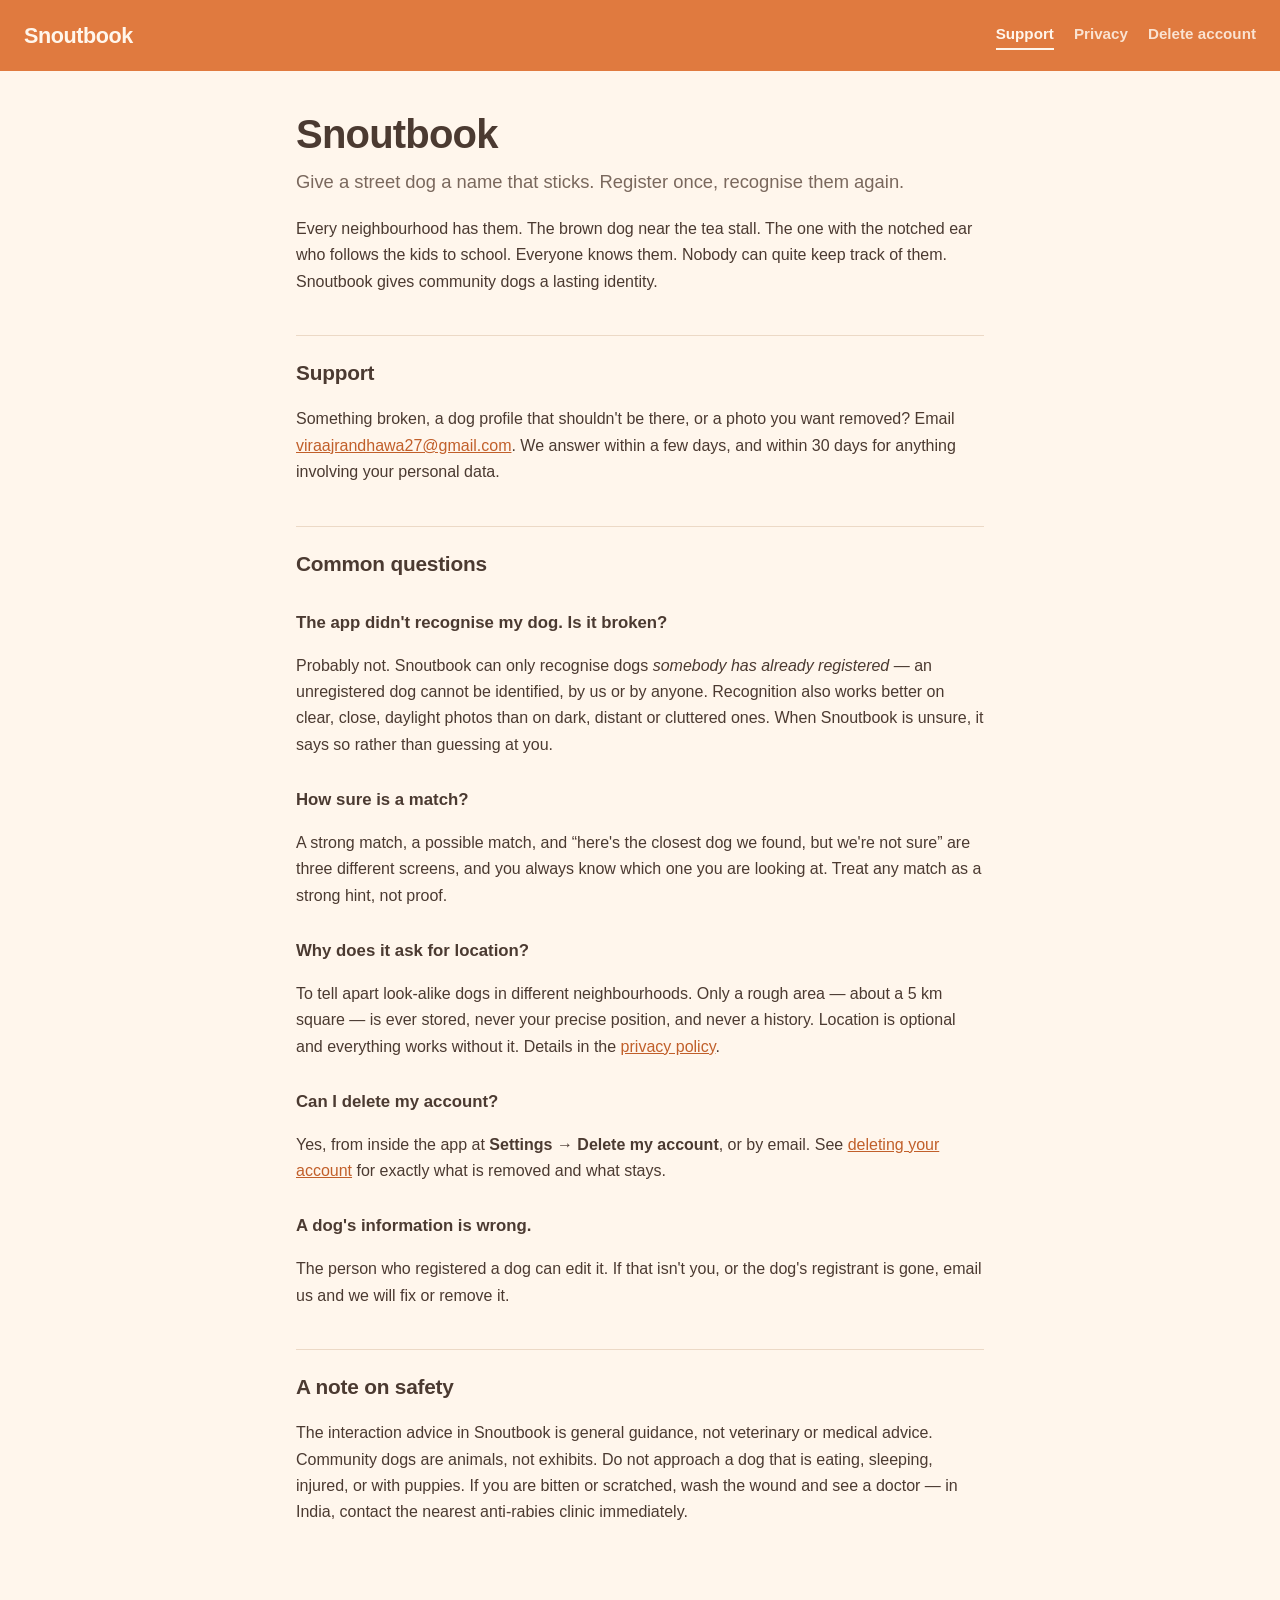
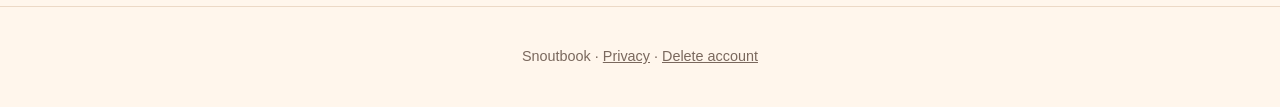
<file: index.html>
<!DOCTYPE html>
<html lang="en">
<head>
<meta charset="utf-8">
<meta name="viewport" content="width=device-width, initial-scale=1">
<title>Snoutbook — Support</title>
<link rel="stylesheet" href="style.css">
</head>
<body>
<header>
  <a class="mark" href="./">Snoutbook</a>
  <nav><a href="./" aria-current="page">Support</a><a href="privacy.html">Privacy</a><a href="delete-account.html">Delete account</a></nav>
</header>

<main>
<h1>Snoutbook</h1>
<p class="lede">Give a street dog a name that sticks. Register once, recognise them again.</p>

<p>Every neighbourhood has them. The brown dog near the tea stall. The one with the notched ear who follows the kids to school. Everyone knows them. Nobody can quite keep track of them. Snoutbook gives community dogs a lasting identity.</p>

<h2>Support</h2>
<p>Something broken, a dog profile that shouldn't be there, or a photo you want removed? Email
<a href="mailto:viraajrandhawa27@gmail.com?subject=Snoutbook%20support">viraajrandhawa27@gmail.com</a>.
We answer within a few days, and within 30 days for anything involving your personal data.</p>

<h2>Common questions</h2>

<h3>The app didn't recognise my dog. Is it broken?</h3>
<p>Probably not. Snoutbook can only recognise dogs <em>somebody has already registered</em> — an unregistered dog cannot be identified, by us or by anyone. Recognition also works better on clear, close, daylight photos than on dark, distant or cluttered ones. When Snoutbook is unsure, it says so rather than guessing at you.</p>

<h3>How sure is a match?</h3>
<p>A strong match, a possible match, and &ldquo;here's the closest dog we found, but we're not sure&rdquo; are three different screens, and you always know which one you are looking at. Treat any match as a strong hint, not proof.</p>

<h3>Why does it ask for location?</h3>
<p>To tell apart look-alike dogs in different neighbourhoods. Only a rough area — about a 5&nbsp;km square — is ever stored, never your precise position, and never a history. Location is optional and everything works without it. Details in the <a href="privacy.html">privacy policy</a>.</p>

<h3>Can I delete my account?</h3>
<p>Yes, from inside the app at <strong>Settings → Delete my account</strong>, or by email. See <a href="delete-account.html">deleting your account</a> for exactly what is removed and what stays.</p>

<h3>A dog's information is wrong.</h3>
<p>The person who registered a dog can edit it. If that isn't you, or the dog's registrant is gone, email us and we will fix or remove it.</p>

<h2>A note on safety</h2>
<p>The interaction advice in Snoutbook is general guidance, not veterinary or medical advice. Community dogs are animals, not exhibits. Do not approach a dog that is eating, sleeping, injured, or with puppies. If you are bitten or scratched, wash the wound and see a doctor — in India, contact the nearest anti-rabies clinic immediately.</p>
</main>

<footer><p>Snoutbook · <a href="privacy.html">Privacy</a> · <a href="delete-account.html">Delete account</a></p></footer>
</body>
</html>
</file>
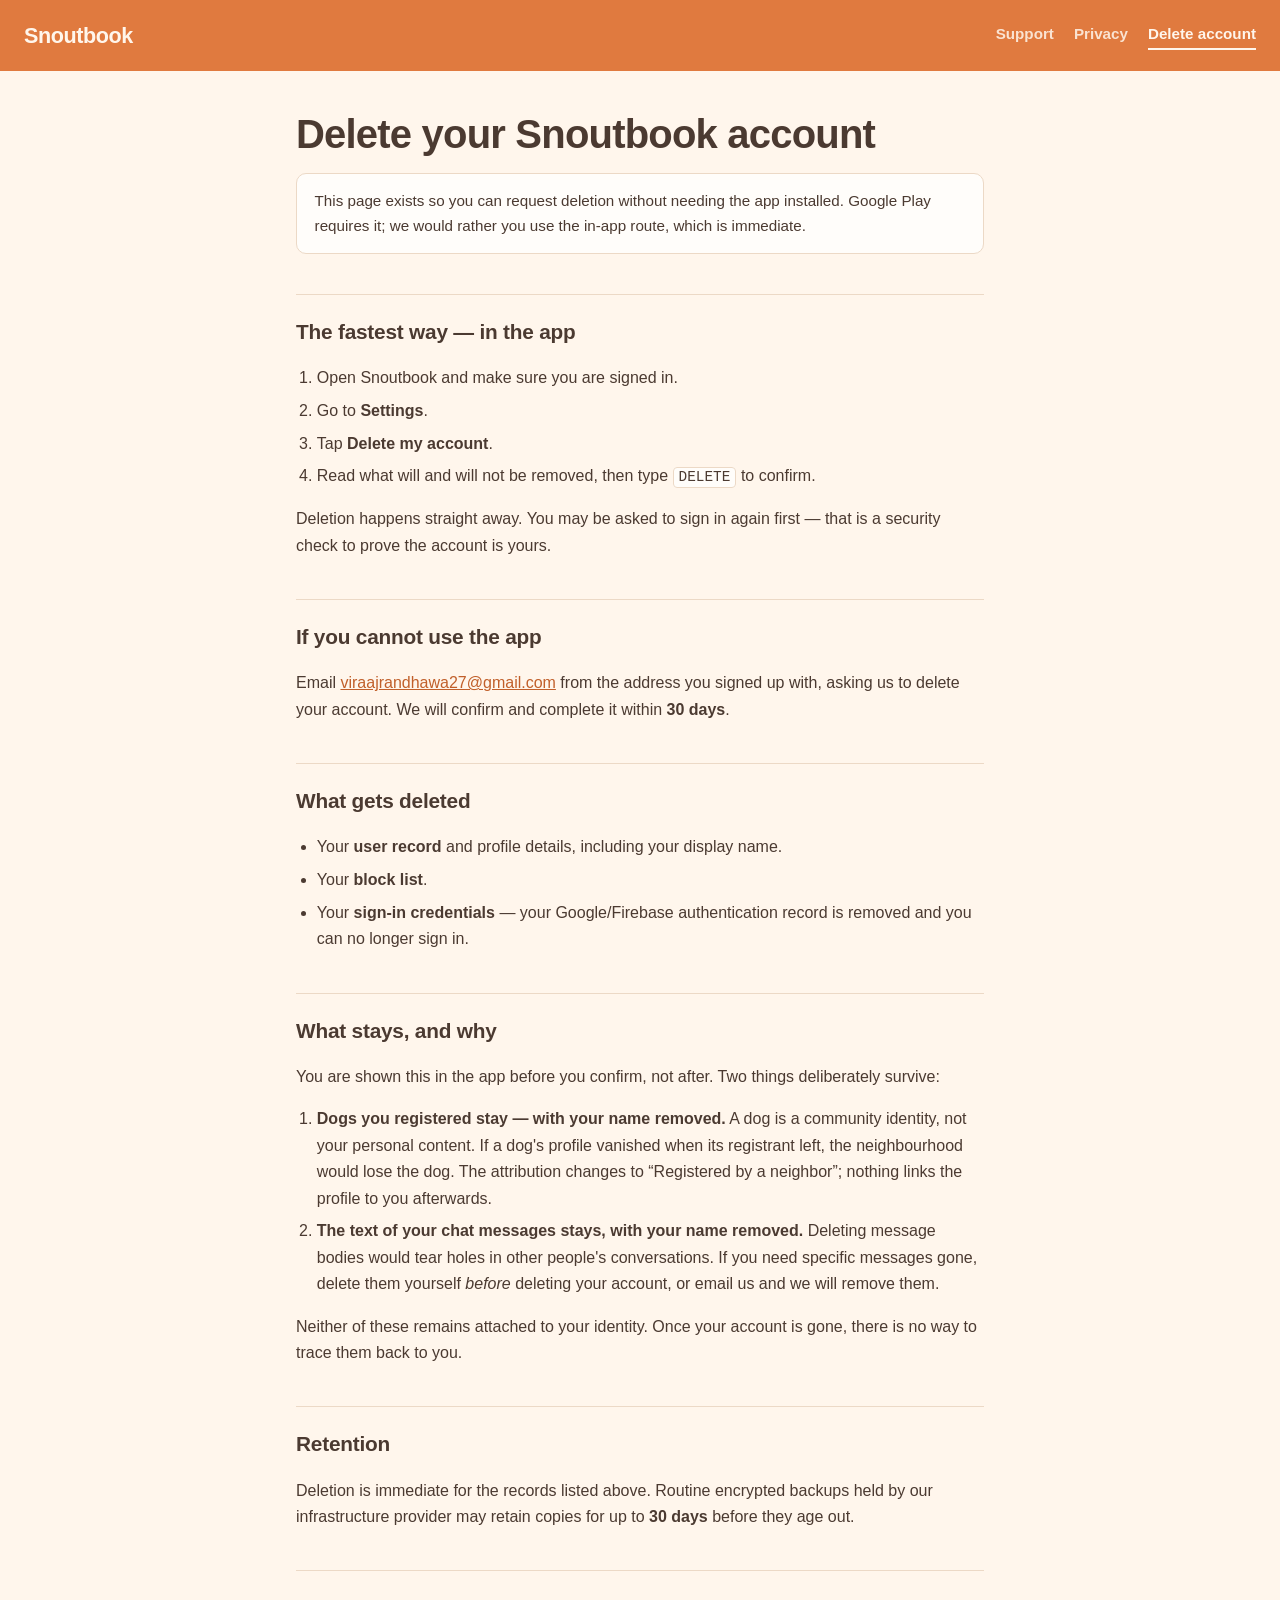
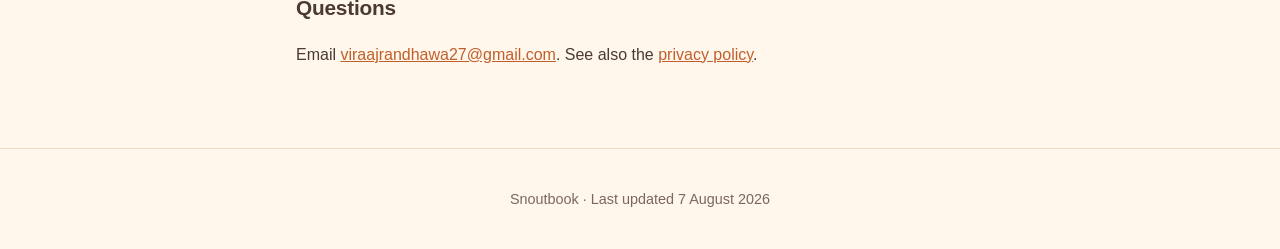
<file: delete-account.html>
<!DOCTYPE html>
<html lang="en">
<head>
<meta charset="utf-8">
<meta name="viewport" content="width=device-width, initial-scale=1">
<title>Snoutbook — Delete your account</title>
<link rel="stylesheet" href="style.css">
</head>
<body>
<header>
  <a class="mark" href="./">Snoutbook</a>
  <nav><a href="./">Support</a><a href="privacy.html">Privacy</a><a href="delete-account.html" aria-current="page">Delete account</a></nav>
</header>

<main>
<h1>Delete your Snoutbook account</h1>
<p class="meta">This page exists so you can request deletion without needing the app installed. Google Play requires it; we would rather you use the in-app route, which is immediate.</p>

<h2>The fastest way — in the app</h2>
<ol>
  <li>Open Snoutbook and make sure you are signed in.</li>
  <li>Go to <strong>Settings</strong>.</li>
  <li>Tap <strong>Delete my account</strong>.</li>
  <li>Read what will and will not be removed, then type <code>DELETE</code> to confirm.</li>
</ol>
<p>Deletion happens straight away. You may be asked to sign in again first — that is a security check to prove the account is yours.</p>

<h2>If you cannot use the app</h2>
<p>Email <a href="mailto:viraajrandhawa27@gmail.com?subject=Snoutbook%20account%20deletion%20request">viraajrandhawa27@gmail.com</a> from the address you signed up with, asking us to delete your account. We will confirm and complete it within <strong>30 days</strong>.</p>

<h2 id="what-is-deleted">What gets deleted</h2>
<ul>
  <li>Your <strong>user record</strong> and profile details, including your display name.</li>
  <li>Your <strong>block list</strong>.</li>
  <li>Your <strong>sign-in credentials</strong> — your Google/Firebase authentication record is removed and you can no longer sign in.</li>
</ul>

<h2 id="what-is-kept">What stays, and why</h2>
<p>You are shown this in the app before you confirm, not after. Two things deliberately survive:</p>
<ol>
  <li>
    <strong>Dogs you registered stay — with your name removed.</strong>
    A dog is a community identity, not your personal content. If a dog's profile vanished when its registrant left, the neighbourhood would lose the dog. The attribution changes to &ldquo;Registered by a neighbor&rdquo;; nothing links the profile to you afterwards.
  </li>
  <li>
    <strong>The text of your chat messages stays, with your name removed.</strong>
    Deleting message bodies would tear holes in other people's conversations. If you need specific messages gone, delete them yourself <em>before</em> deleting your account, or email us and we will remove them.
  </li>
</ol>
<p>Neither of these remains attached to your identity. Once your account is gone, there is no way to trace them back to you.</p>

<h2>Retention</h2>
<p>Deletion is immediate for the records listed above. Routine encrypted backups held by our infrastructure provider may retain copies for up to <strong>30 days</strong> before they age out.</p>

<h2>Questions</h2>
<p>Email <a href="mailto:viraajrandhawa27@gmail.com">viraajrandhawa27@gmail.com</a>. See also the <a href="privacy.html">privacy policy</a>.</p>
</main>

<footer><p>Snoutbook · Last updated 7 August 2026</p></footer>
</body>
</html>
</file>
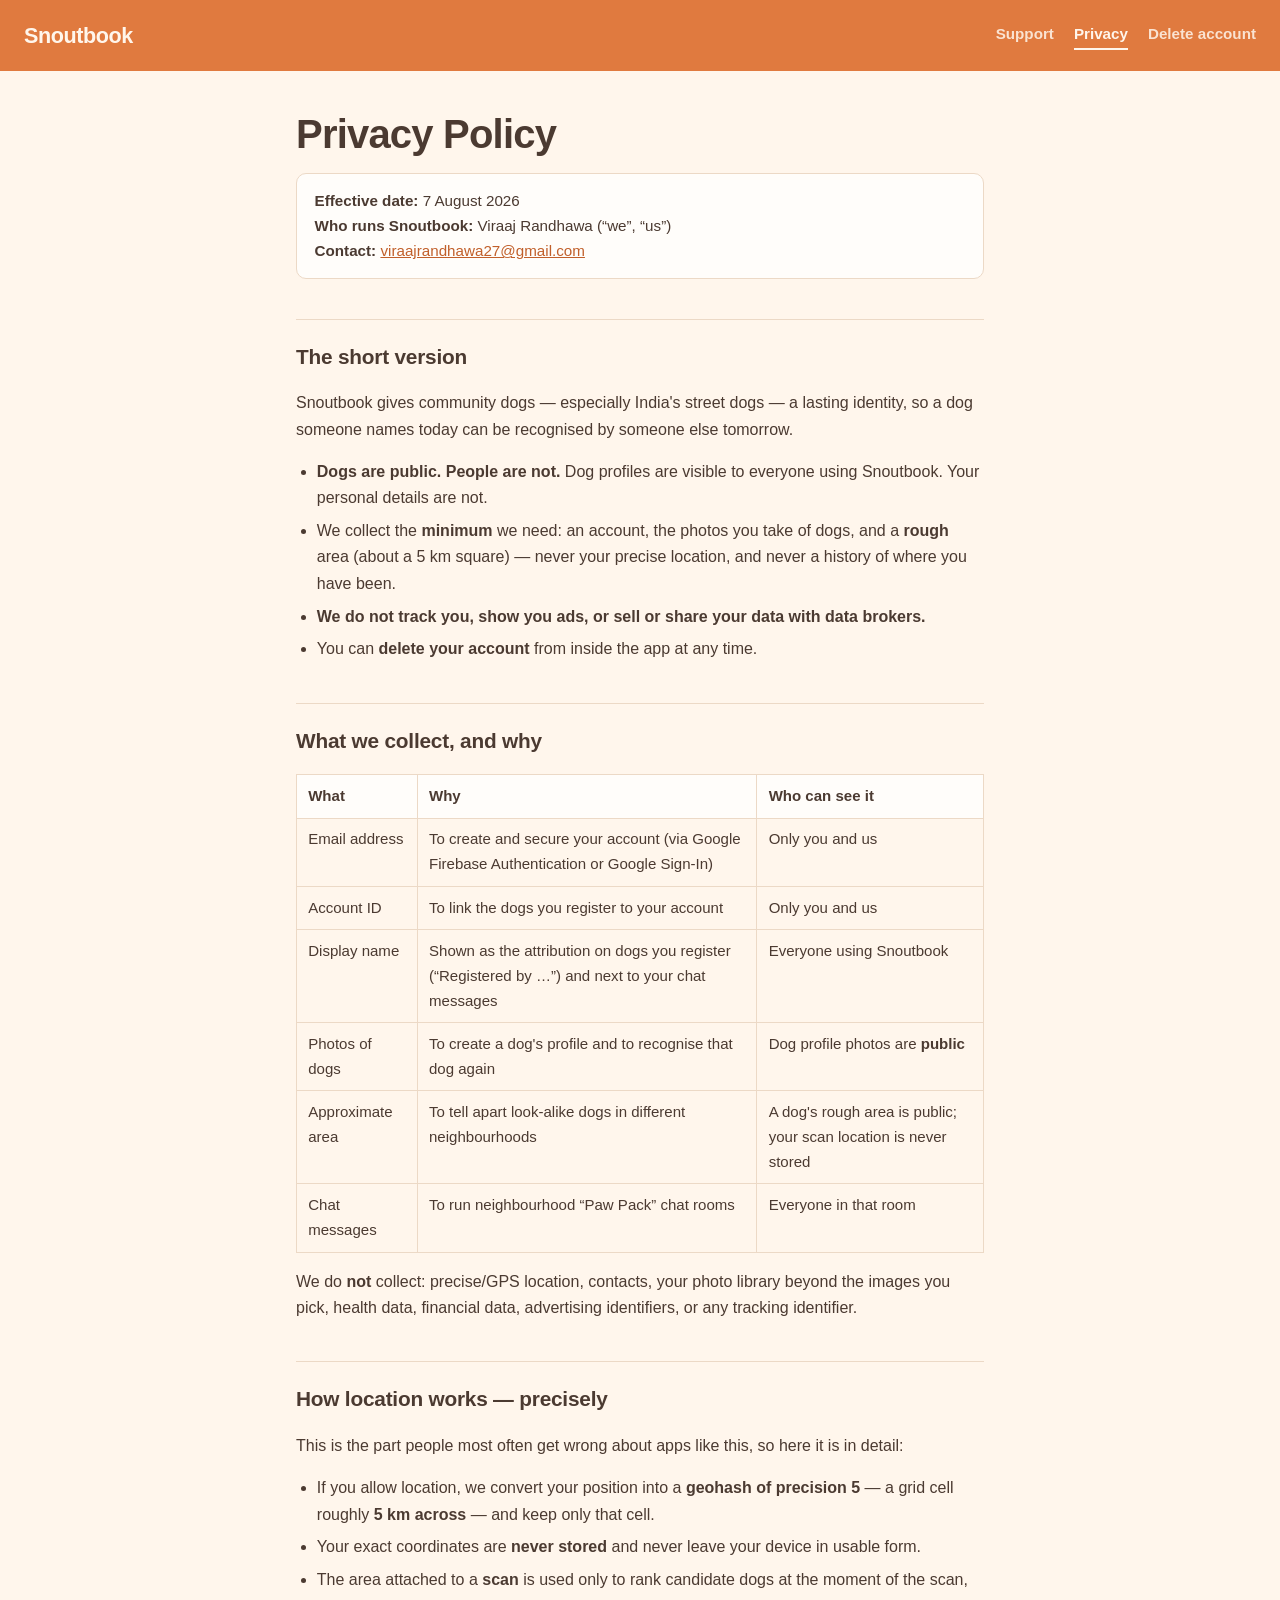
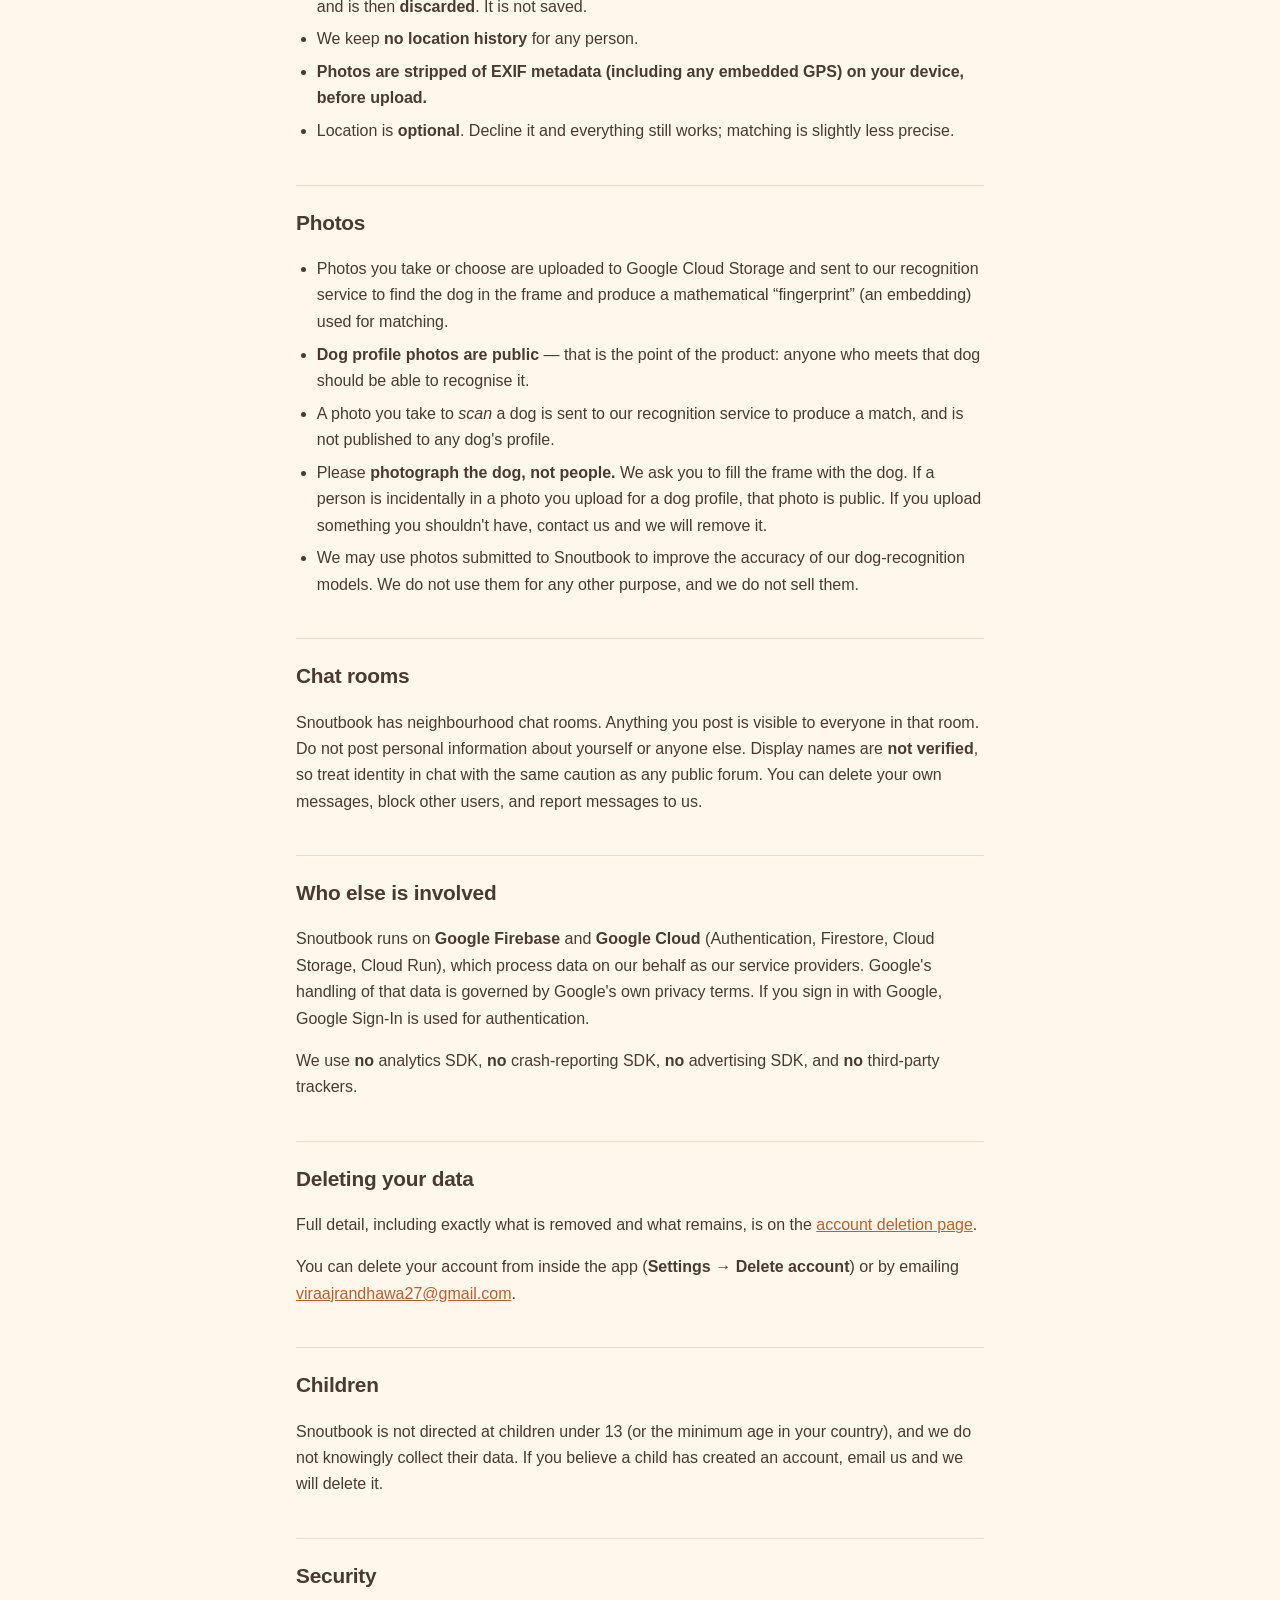
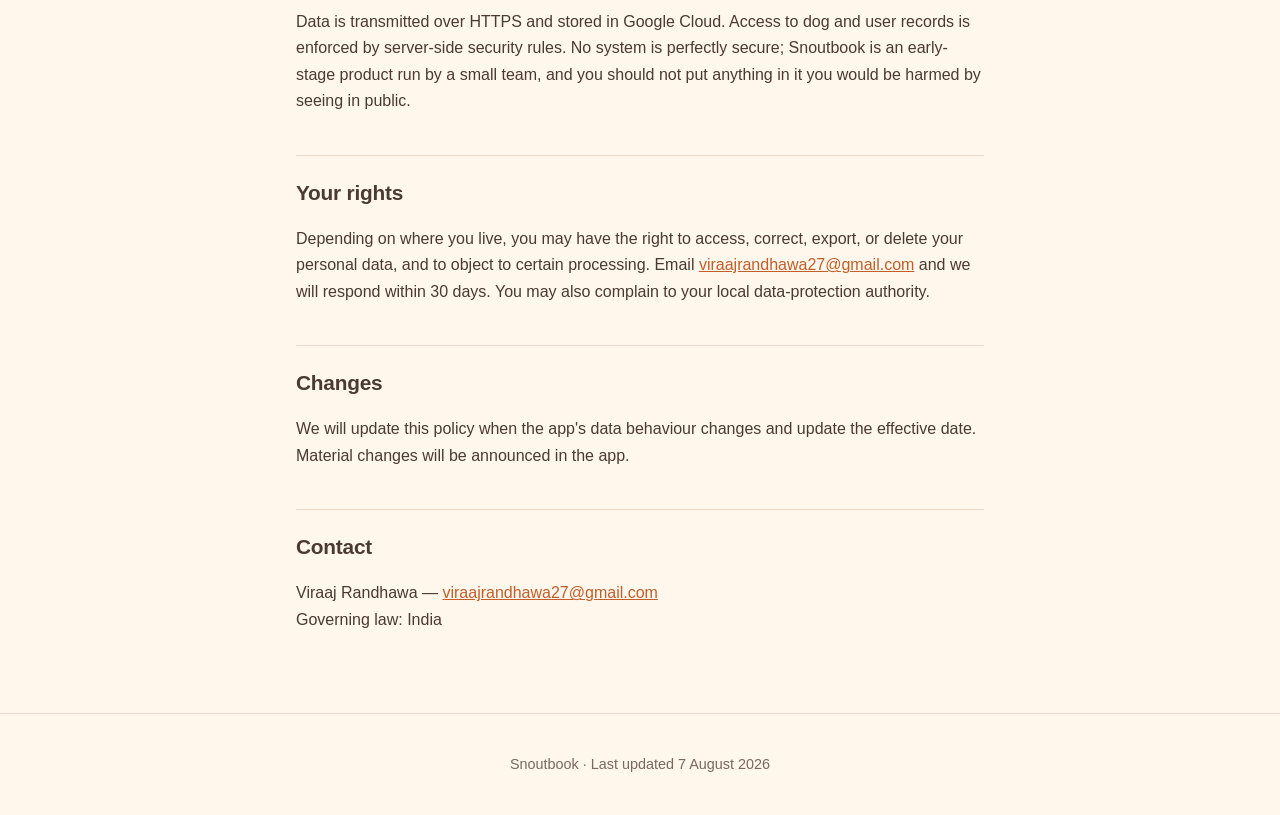
<file: privacy.html>
<!DOCTYPE html>
<html lang="en">
<head>
<meta charset="utf-8">
<meta name="viewport" content="width=device-width, initial-scale=1">
<title>Snoutbook — Privacy Policy</title>
<link rel="stylesheet" href="style.css">
</head>
<body>
<header>
  <a class="mark" href="./">Snoutbook</a>
  <nav><a href="./">Support</a><a href="privacy.html" aria-current="page">Privacy</a><a href="delete-account.html">Delete account</a></nav>
</header>

<main>
<h1>Privacy Policy</h1>
<p class="meta"><strong>Effective date:</strong> 7 August 2026<br>
<strong>Who runs Snoutbook:</strong> Viraaj Randhawa (&ldquo;we&rdquo;, &ldquo;us&rdquo;)<br>
<strong>Contact:</strong> <a href="mailto:viraajrandhawa27@gmail.com">viraajrandhawa27@gmail.com</a></p>

<h2>The short version</h2>
<p>Snoutbook gives community dogs — especially India's street dogs — a lasting identity, so a dog someone names today can be recognised by someone else tomorrow.</p>
<ul>
  <li><strong>Dogs are public. People are not.</strong> Dog profiles are visible to everyone using Snoutbook. Your personal details are not.</li>
  <li>We collect the <strong>minimum</strong> we need: an account, the photos you take of dogs, and a <strong>rough</strong> area (about a 5&nbsp;km square) — never your precise location, and never a history of where you have been.</li>
  <li><strong>We do not track you, show you ads, or sell or share your data with data brokers.</strong></li>
  <li>You can <strong>delete your account</strong> from inside the app at any time.</li>
</ul>

<h2>What we collect, and why</h2>
<table>
<thead><tr><th>What</th><th>Why</th><th>Who can see it</th></tr></thead>
<tbody>
<tr><td>Email address</td><td>To create and secure your account (via Google Firebase Authentication or Google Sign-In)</td><td>Only you and us</td></tr>
<tr><td>Account ID</td><td>To link the dogs you register to your account</td><td>Only you and us</td></tr>
<tr><td>Display name</td><td>Shown as the attribution on dogs you register (&ldquo;Registered by …&rdquo;) and next to your chat messages</td><td>Everyone using Snoutbook</td></tr>
<tr><td>Photos of dogs</td><td>To create a dog's profile and to recognise that dog again</td><td>Dog profile photos are <strong>public</strong></td></tr>
<tr><td>Approximate area</td><td>To tell apart look-alike dogs in different neighbourhoods</td><td>A dog's rough area is public; your scan location is never stored</td></tr>
<tr><td>Chat messages</td><td>To run neighbourhood &ldquo;Paw Pack&rdquo; chat rooms</td><td>Everyone in that room</td></tr>
</tbody>
</table>
<p>We do <strong>not</strong> collect: precise/GPS location, contacts, your photo library beyond the images you pick, health data, financial data, advertising identifiers, or any tracking identifier.</p>

<h2>How location works — precisely</h2>
<p>This is the part people most often get wrong about apps like this, so here it is in detail:</p>
<ul>
  <li>If you allow location, we convert your position into a <strong>geohash of precision 5</strong> — a grid cell roughly <strong>5&nbsp;km across</strong> — and keep only that cell.</li>
  <li>Your exact coordinates are <strong>never stored</strong> and never leave your device in usable form.</li>
  <li>The area attached to a <strong>scan</strong> is used only to rank candidate dogs at the moment of the scan, and is then <strong>discarded</strong>. It is not saved.</li>
  <li>We keep <strong>no location history</strong> for any person.</li>
  <li><strong>Photos are stripped of EXIF metadata (including any embedded GPS) on your device, before upload.</strong></li>
  <li>Location is <strong>optional</strong>. Decline it and everything still works; matching is slightly less precise.</li>
</ul>

<h2>Photos</h2>
<ul>
  <li>Photos you take or choose are uploaded to Google Cloud Storage and sent to our recognition service to find the dog in the frame and produce a mathematical &ldquo;fingerprint&rdquo; (an embedding) used for matching.</li>
  <li><strong>Dog profile photos are public</strong> — that is the point of the product: anyone who meets that dog should be able to recognise it.</li>
  <li>A photo you take to <em>scan</em> a dog is sent to our recognition service to produce a match, and is not published to any dog's profile.</li>
  <li>Please <strong>photograph the dog, not people.</strong> We ask you to fill the frame with the dog. If a person is incidentally in a photo you upload for a dog profile, that photo is public. If you upload something you shouldn't have, contact us and we will remove it.</li>
  <li>We may use photos submitted to Snoutbook to improve the accuracy of our dog-recognition models. We do not use them for any other purpose, and we do not sell them.</li>
</ul>

<h2>Chat rooms</h2>
<p>Snoutbook has neighbourhood chat rooms. Anything you post is visible to everyone in that room. Do not post personal information about yourself or anyone else. Display names are <strong>not verified</strong>, so treat identity in chat with the same caution as any public forum. You can delete your own messages, block other users, and report messages to us.</p>

<h2>Who else is involved</h2>
<p>Snoutbook runs on <strong>Google Firebase</strong> and <strong>Google Cloud</strong> (Authentication, Firestore, Cloud Storage, Cloud Run), which process data on our behalf as our service providers. Google's handling of that data is governed by Google's own privacy terms. If you sign in with Google, Google Sign-In is used for authentication.</p>
<p>We use <strong>no</strong> analytics SDK, <strong>no</strong> crash-reporting SDK, <strong>no</strong> advertising SDK, and <strong>no</strong> third-party trackers.</p>

<h2>Deleting your data</h2>
<p>Full detail, including exactly what is removed and what remains, is on the <a href="delete-account.html">account deletion page</a>.</p>
<p>You can delete your account from inside the app (<strong>Settings → Delete account</strong>) or by emailing <a href="mailto:viraajrandhawa27@gmail.com">viraajrandhawa27@gmail.com</a>.</p>

<h2>Children</h2>
<p>Snoutbook is not directed at children under 13 (or the minimum age in your country), and we do not knowingly collect their data. If you believe a child has created an account, email us and we will delete it.</p>

<h2>Security</h2>
<p>Data is transmitted over HTTPS and stored in Google Cloud. Access to dog and user records is enforced by server-side security rules. No system is perfectly secure; Snoutbook is an early-stage product run by a small team, and you should not put anything in it you would be harmed by seeing in public.</p>

<h2>Your rights</h2>
<p>Depending on where you live, you may have the right to access, correct, export, or delete your personal data, and to object to certain processing. Email <a href="mailto:viraajrandhawa27@gmail.com">viraajrandhawa27@gmail.com</a> and we will respond within 30 days. You may also complain to your local data-protection authority.</p>

<h2>Changes</h2>
<p>We will update this policy when the app's data behaviour changes and update the effective date. Material changes will be announced in the app.</p>

<h2>Contact</h2>
<p>Viraaj Randhawa — <a href="mailto:viraajrandhawa27@gmail.com">viraajrandhawa27@gmail.com</a><br>
Governing law: India</p>
</main>

<footer><p>Snoutbook · Last updated 7 August 2026</p></footer>
</body>
</html>
</file>
<file: style.css>
/* Snoutbook public site — palette matches app/lib/core/theme/app_colors.dart, so the
   policy page and the app look like the same product. Single stylesheet, no
   external fonts or CDN: a store reviewer opening this on a slow connection
   should get the text instantly, and a blocked font host must never be able to
   make a required legal page look broken. */

:root {
  --honey: #e07a3f;
  --honey-deep: #c15f2a;
  --cream: #fff6ec;
  --cocoa: #4b3a31;
  --muted: #7a685d;
  --rule: #ecd9c6;
  --card: #fffdfa;
}

@media (prefers-color-scheme: dark) {
  :root {
    --cream: #1c1614;
    --cocoa: #f0e6dc;
    --muted: #b3a396;
    --rule: #3a2e28;
    --card: #241c19;
    --honey: #f0a06a;
  }
}

* { box-sizing: border-box; }

body {
  margin: 0;
  background: var(--cream);
  color: var(--cocoa);
  font: 16px/1.65 -apple-system, BlinkMacSystemFont, "Segoe UI", Roboto, "Helvetica Neue", Arial, sans-serif;
  -webkit-text-size-adjust: 100%;
}

header {
  display: flex;
  flex-wrap: wrap;
  align-items: center;
  gap: 0.5rem 1.5rem;
  padding: 1.1rem 1.5rem;
  background: var(--honey);
  color: #fff6ec;
}

header .mark {
  font-size: 1.35rem;
  font-weight: 800;
  letter-spacing: -0.02em;
  color: #fff6ec;
  text-decoration: none;
  margin-right: auto;
}

header nav { display: flex; flex-wrap: wrap; gap: 1.25rem; }

header nav a {
  color: #fff6ec;
  text-decoration: none;
  font-weight: 600;
  font-size: 0.95rem;
  opacity: 0.85;
  padding-bottom: 2px;
  border-bottom: 2px solid transparent;
}

header nav a:hover { opacity: 1; }
header nav a[aria-current="page"] { opacity: 1; border-bottom-color: #fff6ec; }

main {
  max-width: 46rem;
  margin: 0 auto;
  padding: 2.5rem 1.5rem 4rem;
}

h1 {
  font-size: clamp(1.9rem, 5vw, 2.5rem);
  line-height: 1.15;
  letter-spacing: -0.02em;
  margin: 0 0 1rem;
}

h2 {
  font-size: 1.3rem;
  letter-spacing: -0.01em;
  margin: 2.5rem 0 0.75rem;
  padding-top: 1.25rem;
  border-top: 1px solid var(--rule);
}

h3 { font-size: 1.05rem; margin: 1.75rem 0 0.4rem; }

.lede { font-size: 1.15rem; color: var(--muted); margin-top: -0.35rem; }

.meta {
  background: var(--card);
  border: 1px solid var(--rule);
  border-radius: 10px;
  padding: 0.9rem 1.1rem;
  font-size: 0.95rem;
}

a { color: var(--honey-deep); }
@media (prefers-color-scheme: dark) { a { color: var(--honey); } }

ul, ol { padding-left: 1.3rem; }
li { margin: 0.4rem 0; }

code {
  background: var(--card);
  border: 1px solid var(--rule);
  border-radius: 4px;
  padding: 0.1em 0.35em;
  font-size: 0.9em;
}

/* Tables must scroll inside their own box rather than making the page scroll
   sideways on a phone — a reviewer reads this on a handset. */
table {
  display: block;
  overflow-x: auto;
  width: 100%;
  border-collapse: collapse;
  font-size: 0.94rem;
  margin: 1rem 0;
}

th, td {
  border: 1px solid var(--rule);
  padding: 0.55rem 0.7rem;
  text-align: left;
  vertical-align: top;
}

th { background: var(--card); font-weight: 600; }

footer {
  border-top: 1px solid var(--rule);
  padding: 1.5rem;
  text-align: center;
  color: var(--muted);
  font-size: 0.9rem;
}

footer a { color: var(--muted); }
</file>
